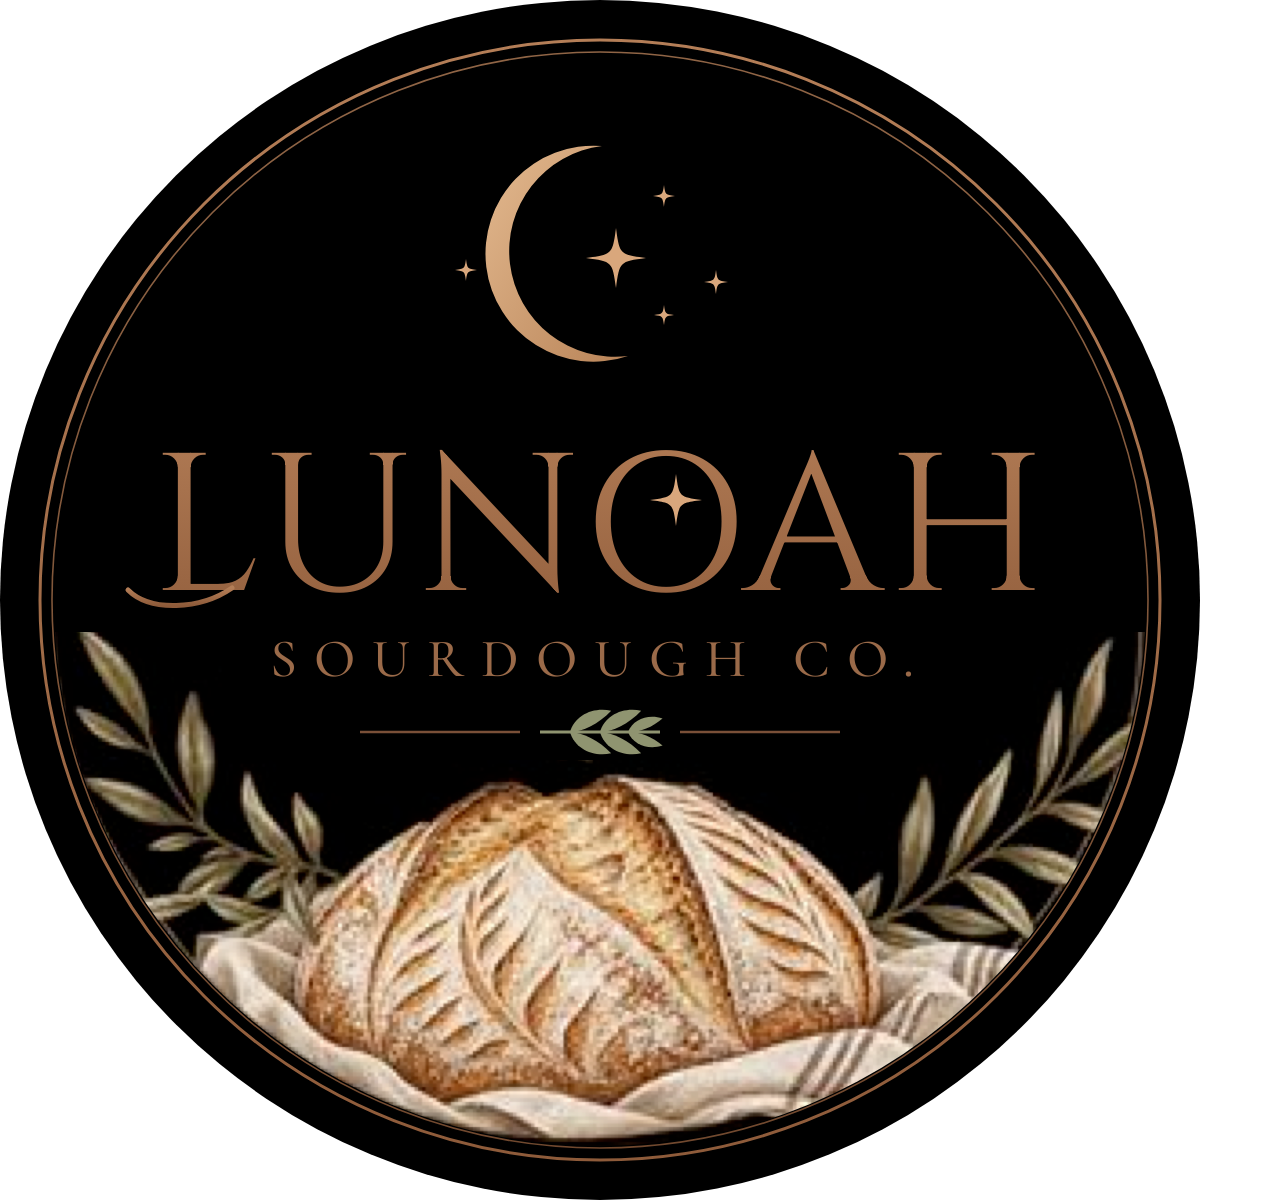
<file: pb_public/img/logo/source/lunoah-logo.html>
<!doctype html><html><head><meta charset="utf-8">
<link href="https://fonts.googleapis.com/css2?family=Cinzel:wght@400;500&family=Cormorant+Garamond:wght@500&display=swap" rel="stylesheet">
<style>html,body{margin:0;background:transparent}svg{display:block}</style></head><body>
<svg id="logo" width="1200" height="1200" viewBox="0 0 1200 1200" xmlns="http://www.w3.org/2000/svg">
<defs>
  <linearGradient id="cu" x1="0" y1="0" x2="0" y2="1"><stop offset="0" stop-color="#b47e57"/><stop offset="1" stop-color="#8e5b3a"/></linearGradient>
  <linearGradient id="moon" x1="0" y1="0" x2="1" y2="1"><stop offset="0" stop-color="#e3b98f"/><stop offset="1" stop-color="#b98458"/></linearGradient>
  <clipPath id="disc"><circle cx="600" cy="600" r="600"/></clipPath>
  <clipPath id="artclip">
    <path d="M0 760 H1200 V1200 H0 Z M0 632 H222 V760 H0 Z M985 632 H1200 V760 H985 Z"/>
  </clipPath>
  <clipPath id="inner"><circle cx="600" cy="600" r="546"/></clipPath>
  <path id="star4" d="M0,-1 C0.12,-0.12 0.12,-0.12 1,0 C0.12,0.12 0.12,0.12 0,1 C-0.12,0.12 -0.12,0.12 -1,0 C-0.12,-0.12 -0.12,-0.12 0,-1Z"/>
  <g id="leaf"><path d="M0,0 C10,-14 30,-16 46,-6 C30,2 12,4 0,0Z" fill="#8f9470"/></g>
</defs>
<g clip-path="url(#disc)">
  <rect width="1200" height="1200" fill="#000"/>
  <!-- original painted loaf, cloth and leaves -->
  <g clip-path="url(#inner)"><image href="art.png" x="0" y="0" width="1200" height="1200" clip-path="url(#artclip)"/></g>
  <!-- rings -->
  <circle cx="600" cy="600" r="560" fill="none" stroke="url(#cu)" stroke-width="3"/>
  <circle cx="600" cy="600" r="548" fill="none" stroke="url(#cu)" stroke-width="1.6" opacity=".8"/>
  <!-- crescent moon -->
  <path d="M602,146 A108,108 0 1 0 628,356 A84,84 0 1 1 602,146Z" fill="url(#moon)"/>
  <!-- stars -->
  <g fill="#d9a77c">
    <use href="#star4" transform="translate(616,258) scale(30)"/>
    <use href="#star4" transform="translate(664,196) scale(11)"/>
    <use href="#star4" transform="translate(466,270) scale(11)"/>
    <use href="#star4" transform="translate(716,282) scale(12)"/>
    <use href="#star4" transform="translate(664,315) scale(10)"/>
  </g>
  <!-- wordmark -->
  <text x="600" y="590" text-anchor="middle" font-family="Cinzel" font-weight="400" font-size="196" letter-spacing="4" fill="url(#cu)">LUNOAH</text>
  <!-- swash tails -->
  <path d="M232,588 C200,610 150,612 128,590" fill="none" stroke="url(#cu)" stroke-width="5" stroke-linecap="round"/>
  <use href="#star4" transform="translate(676,500) scale(26)" fill="#d9a77c"/>
  <text x="600" y="676" text-anchor="middle" font-family="Cormorant Garamond" font-weight="500" font-size="54" letter-spacing="17" fill="#9a6a49">SOURDOUGH CO.</text>
  <!-- divider with sprig -->
  <g stroke="#7a5038" stroke-width="2.5"><line x1="360" y1="732" x2="520" y2="732"/><line x1="680" y1="732" x2="840" y2="732"/></g>
  <g transform="translate(540,732)">
    <path d="M0,0 H120" stroke="#8f9470" stroke-width="3"/>
    <use href="#leaf" transform="translate(30,0) rotate(-20)"/><use href="#leaf" transform="translate(30,0) rotate(20) scale(1,-1)"/>
    <use href="#leaf" transform="translate(60,0) rotate(-20)"/><use href="#leaf" transform="translate(60,0) rotate(20) scale(1,-1)"/>
    <use href="#leaf" transform="translate(88,0) rotate(-14) scale(.8)"/><use href="#leaf" transform="translate(88,0) rotate(14) scale(.8,-.8)"/>
  </g>
</g>
</svg></body></html>
</file>
